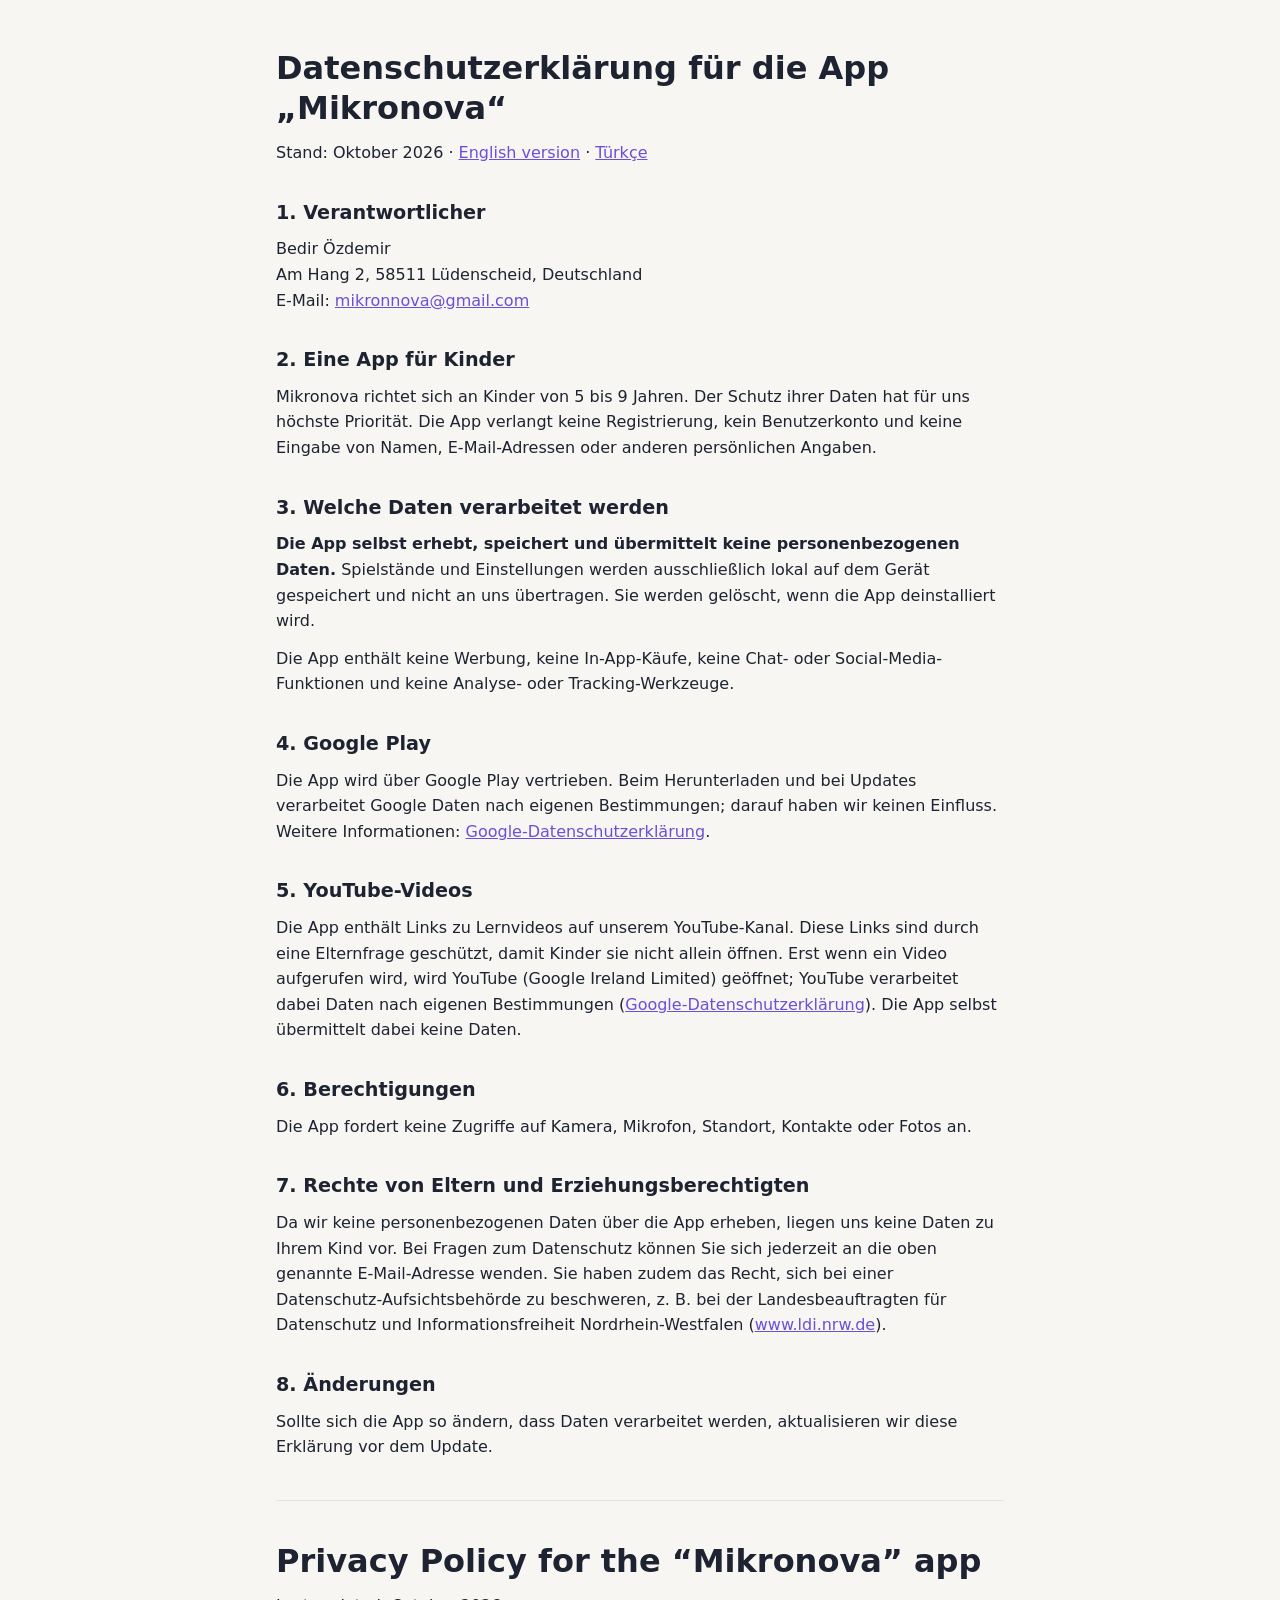
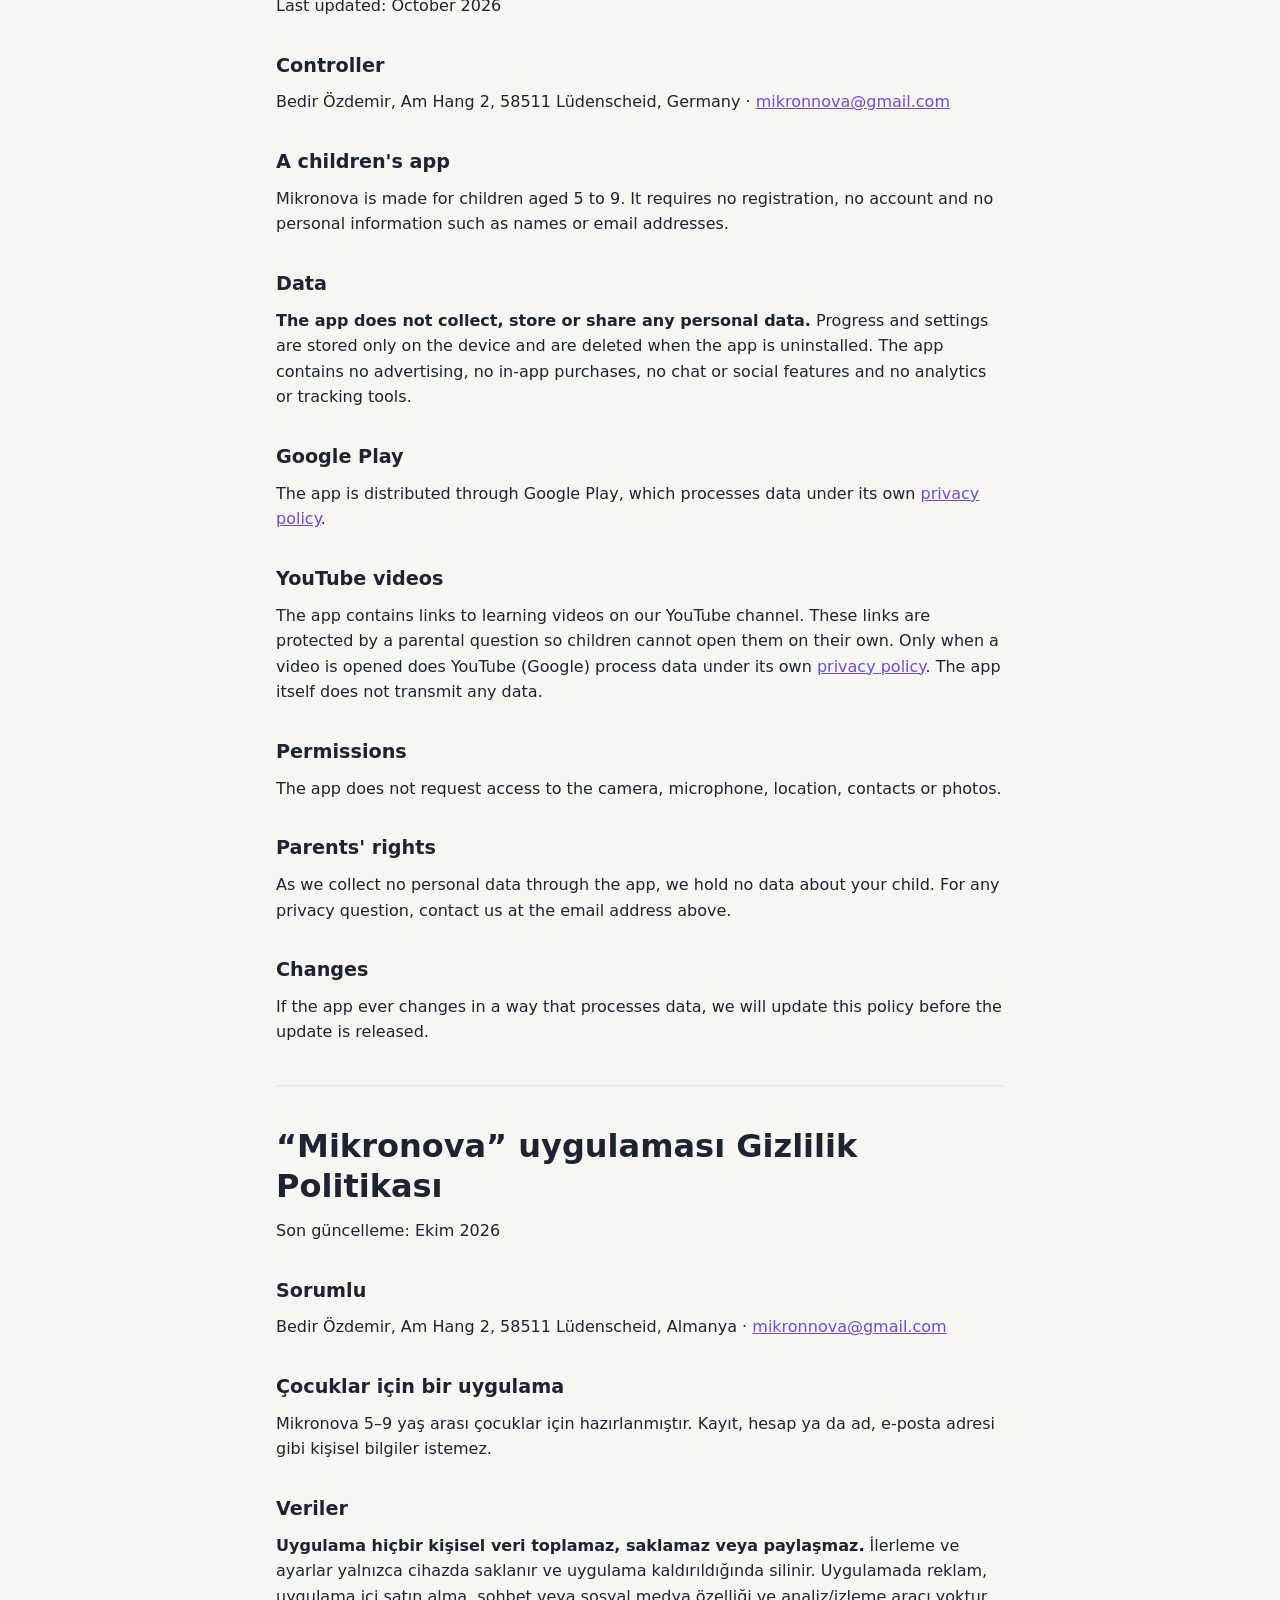
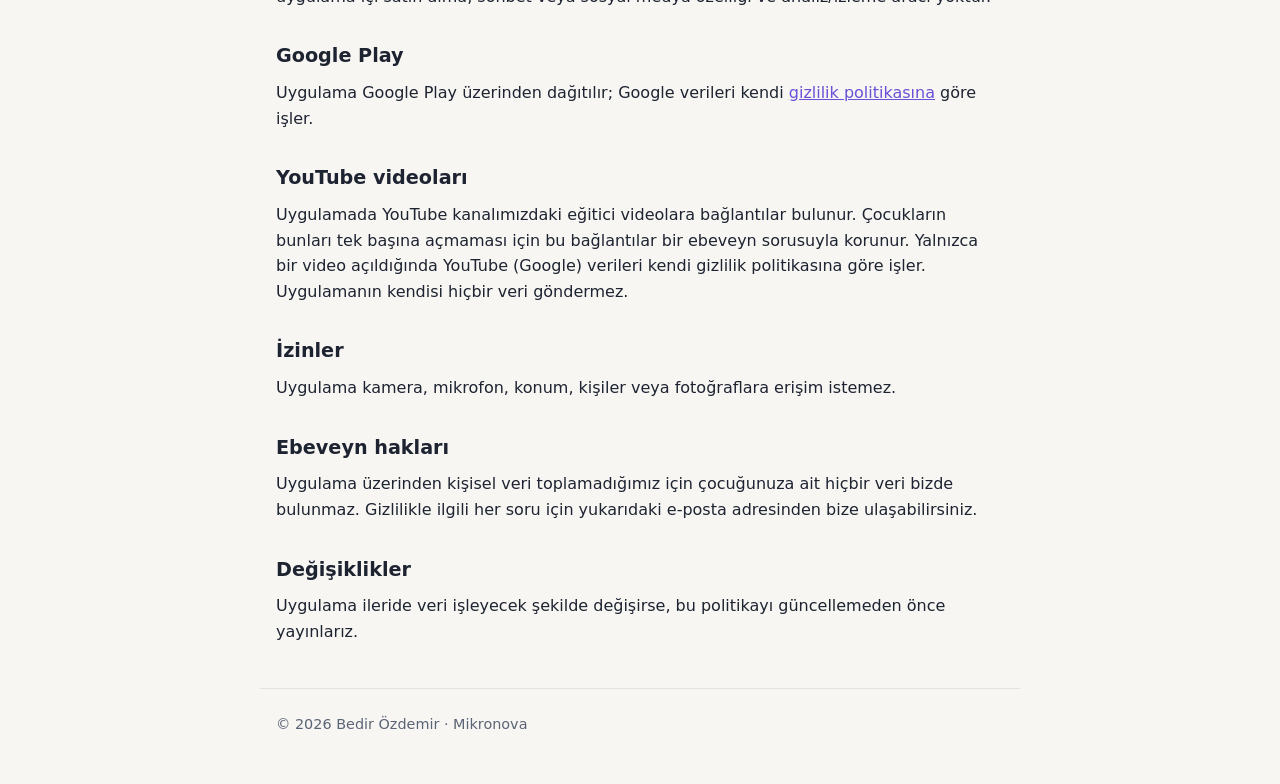
<file: mikronova-datenschutz.html>
<!doctype html>
<html lang="de">
<head>
  <meta charset="utf-8">
  <meta name="viewport" content="width=device-width, initial-scale=1">
  <title>Mikronova – Datenschutz / Privacy Policy / Gizlilik Politikası</title>
  <meta name="description" content="Datenschutzerklärung der Kinder-Lernapp Mikronova. Privacy policy of the Mikronova kids app. Mikronova gizlilik politikası.">
  <meta name="robots" content="noindex">
  <link rel="stylesheet" href="style.css">
</head>
<body>
<main>

  <h1>Datenschutzerklärung für die App „Mikronova“</h1>
  <p>Stand: Oktober 2026 · <a href="#en">English version</a> · <a href="#tr">Türkçe</a></p>

  <h2>1. Verantwortlicher</h2>
  <address>
    Bedir Özdemir<br>
    Am Hang 2, 58511 Lüdenscheid, Deutschland<br>
    E-Mail: <a href="mailto:mikronnova@gmail.com">mikronnova@gmail.com</a>
  </address>

  <h2>2. Eine App für Kinder</h2>
  <p>Mikronova richtet sich an Kinder von 5 bis 9 Jahren. Der Schutz ihrer Daten hat für uns höchste Priorität. Die App verlangt keine Registrierung, kein Benutzerkonto und keine Eingabe von Namen, E-Mail-Adressen oder anderen persönlichen Angaben.</p>

  <h2>3. Welche Daten verarbeitet werden</h2>
  <p><strong>Die App selbst erhebt, speichert und übermittelt keine personenbezogenen Daten.</strong> Spielstände und Einstellungen werden ausschließlich lokal auf dem Gerät gespeichert und nicht an uns übertragen. Sie werden gelöscht, wenn die App deinstalliert wird.</p>
  <p>Die App enthält keine Werbung, keine In-App-Käufe, keine Chat- oder Social-Media-Funktionen und keine Analyse- oder Tracking-Werkzeuge.</p>

  <h2>4. Google Play</h2>
  <p>Die App wird über Google Play vertrieben. Beim Herunterladen und bei Updates verarbeitet Google Daten nach eigenen Bestimmungen; darauf haben wir keinen Einfluss. Weitere Informationen: <a href="https://policies.google.com/privacy" rel="noopener">Google-Datenschutzerklärung</a>.</p>

  <h2>5. YouTube-Videos</h2>
  <p>Die App enthält Links zu Lernvideos auf unserem YouTube-Kanal. Diese Links sind durch eine Elternfrage geschützt, damit Kinder sie nicht allein öffnen. Erst wenn ein Video aufgerufen wird, wird YouTube (Google Ireland Limited) geöffnet; YouTube verarbeitet dabei Daten nach eigenen Bestimmungen (<a href="https://policies.google.com/privacy" rel="noopener">Google-Datenschutzerklärung</a>). Die App selbst übermittelt dabei keine Daten.</p>

  <h2>6. Berechtigungen</h2>
  <p>Die App fordert keine Zugriffe auf Kamera, Mikrofon, Standort, Kontakte oder Fotos an.</p>

  <h2>7. Rechte von Eltern und Erziehungsberechtigten</h2>
  <p>Da wir keine personenbezogenen Daten über die App erheben, liegen uns keine Daten zu Ihrem Kind vor. Bei Fragen zum Datenschutz können Sie sich jederzeit an die oben genannte E-Mail-Adresse wenden. Sie haben zudem das Recht, sich bei einer Datenschutz-Aufsichtsbehörde zu beschweren, z.&nbsp;B. bei der Landesbeauftragten für Datenschutz und Informationsfreiheit Nordrhein-Westfalen (<a href="https://www.ldi.nrw.de" rel="noopener">www.ldi.nrw.de</a>).</p>

  <h2>8. Änderungen</h2>
  <p>Sollte sich die App so ändern, dass Daten verarbeitet werden, aktualisieren wir diese Erklärung vor dem Update.</p>

  <hr style="border:none;border-top:1px solid var(--line);margin:40px 0">

  <section id="en" lang="en">
    <h1>Privacy Policy for the “Mikronova” app</h1>
    <p>Last updated: October 2026</p>
    <h2>Controller</h2>
    <p>Bedir Özdemir, Am Hang 2, 58511 Lüdenscheid, Germany · <a href="mailto:mikronnova@gmail.com">mikronnova@gmail.com</a></p>
    <h2>A children's app</h2>
    <p>Mikronova is made for children aged 5 to 9. It requires no registration, no account and no personal information such as names or email addresses.</p>
    <h2>Data</h2>
    <p><strong>The app does not collect, store or share any personal data.</strong> Progress and settings are stored only on the device and are deleted when the app is uninstalled. The app contains no advertising, no in-app purchases, no chat or social features and no analytics or tracking tools.</p>
    <h2>Google Play</h2>
    <p>The app is distributed through Google Play, which processes data under its own <a href="https://policies.google.com/privacy" rel="noopener">privacy policy</a>.</p>
    <h2>YouTube videos</h2>
    <p>The app contains links to learning videos on our YouTube channel. These links are protected by a parental question so children cannot open them on their own. Only when a video is opened does YouTube (Google) process data under its own <a href="https://policies.google.com/privacy" rel="noopener">privacy policy</a>. The app itself does not transmit any data.</p>
    <h2>Permissions</h2>
    <p>The app does not request access to the camera, microphone, location, contacts or photos.</p>
    <h2>Parents' rights</h2>
    <p>As we collect no personal data through the app, we hold no data about your child. For any privacy question, contact us at the email address above.</p>
    <h2>Changes</h2>
    <p>If the app ever changes in a way that processes data, we will update this policy before the update is released.</p>
  </section>

  <hr style="border:none;border-top:1px solid var(--line);margin:40px 0">

  <section id="tr" lang="tr">
    <h1>“Mikronova” uygulaması Gizlilik Politikası</h1>
    <p>Son güncelleme: Ekim 2026</p>
    <h2>Sorumlu</h2>
    <p>Bedir Özdemir, Am Hang 2, 58511 Lüdenscheid, Almanya · <a href="mailto:mikronnova@gmail.com">mikronnova@gmail.com</a></p>
    <h2>Çocuklar için bir uygulama</h2>
    <p>Mikronova 5–9 yaş arası çocuklar için hazırlanmıştır. Kayıt, hesap ya da ad, e-posta adresi gibi kişisel bilgiler istemez.</p>
    <h2>Veriler</h2>
    <p><strong>Uygulama hiçbir kişisel veri toplamaz, saklamaz veya paylaşmaz.</strong> İlerleme ve ayarlar yalnızca cihazda saklanır ve uygulama kaldırıldığında silinir. Uygulamada reklam, uygulama içi satın alma, sohbet veya sosyal medya özelliği ve analiz/izleme aracı yoktur.</p>
    <h2>Google Play</h2>
    <p>Uygulama Google Play üzerinden dağıtılır; Google verileri kendi <a href="https://policies.google.com/privacy" rel="noopener">gizlilik politikasına</a> göre işler.</p>
    <h2>YouTube videoları</h2>
    <p>Uygulamada YouTube kanalımızdaki eğitici videolara bağlantılar bulunur. Çocukların bunları tek başına açmaması için bu bağlantılar bir ebeveyn sorusuyla korunur. Yalnızca bir video açıldığında YouTube (Google) verileri kendi gizlilik politikasına göre işler. Uygulamanın kendisi hiçbir veri göndermez.</p>
    <h2>İzinler</h2>
    <p>Uygulama kamera, mikrofon, konum, kişiler veya fotoğraflara erişim istemez.</p>
    <h2>Ebeveyn hakları</h2>
    <p>Uygulama üzerinden kişisel veri toplamadığımız için çocuğunuza ait hiçbir veri bizde bulunmaz. Gizlilikle ilgili her soru için yukarıdaki e-posta adresinden bize ulaşabilirsiniz.</p>
    <h2>Değişiklikler</h2>
    <p>Uygulama ileride veri işleyecek şekilde değişirse, bu politikayı güncellemeden önce yayınlarız.</p>
  </section>
</main>
<footer>
  <span>© 2026 Bedir Özdemir · Mikronova</span>
</footer>
</body>
</html>
</file>
<file: style.css>
:root {
  --bg: #f7f6f3;
  --card: #ffffff;
  --text: #1d2330;
  --muted: #5b6475;
  --accent: #6b4fd8;
  --line: #e4e2dc;
}
@media (prefers-color-scheme: dark) {
  :root {
    --bg: #0e1118;
    --card: #161b26;
    --text: #e8eaf0;
    --muted: #9aa3b5;
    --accent: #a792ff;
    --line: #262d3b;
  }
}
* { box-sizing: border-box; }
html { -webkit-text-size-adjust: 100%; }
body {
  margin: 0;
  background: var(--bg);
  color: var(--text);
  font: 16px/1.6 system-ui, -apple-system, "Segoe UI", Roboto, Arial, sans-serif;
}
main { max-width: 760px; margin: 0 auto; padding: 48px 16px 32px; }
header.site { display: flex; align-items: baseline; justify-content: space-between; gap: 16px; flex-wrap: wrap; margin-bottom: 40px; }
.brand { font-size: 1.5rem; font-weight: 700; letter-spacing: .02em; color: var(--text); text-decoration: none; }
.brand span { color: var(--accent); }
nav a { color: var(--muted); text-decoration: none; margin-left: 16px; font-size: .95rem; }
nav a:hover { color: var(--accent); }
h1 { font-size: 2rem; line-height: 1.25; margin: 0 0 12px; }
h2 { font-size: 1.2rem; margin: 32px 0 8px; }
p { margin: 0 0 12px; }
.lead { font-size: 1.1rem; color: var(--muted); }
.card { background: var(--card); border: 1px solid var(--line); border-radius: 14px; padding: 24px; margin: 24px 0; }
.card h2 { margin-top: 0; }
.tag { display: inline-block; font-size: .8rem; font-weight: 700; padding: 2px 8px; border-radius: 6px; border: 1px solid var(--accent); color: var(--accent); margin-left: 8px; vertical-align: middle; }
.links { display: flex; flex-wrap: wrap; gap: 10px; margin-top: 16px; }
.links a { color: var(--accent); text-decoration: none; border: 1px solid var(--line); border-radius: 10px; padding: 8px 14px; }
.links a:hover { border-color: var(--accent); }
a { color: var(--accent); }
address { font-style: normal; }
dl { margin: 0; }
dt { font-weight: 600; margin-top: 12px; }
dd { margin: 0; color: var(--muted); }
footer { max-width: 760px; margin: 0 auto; padding: 24px 16px 48px; border-top: 1px solid var(--line); color: var(--muted); font-size: .9rem; display: flex; gap: 16px; flex-wrap: wrap; }
footer a { color: var(--muted); }
small.note { color: var(--muted); }
</file>
